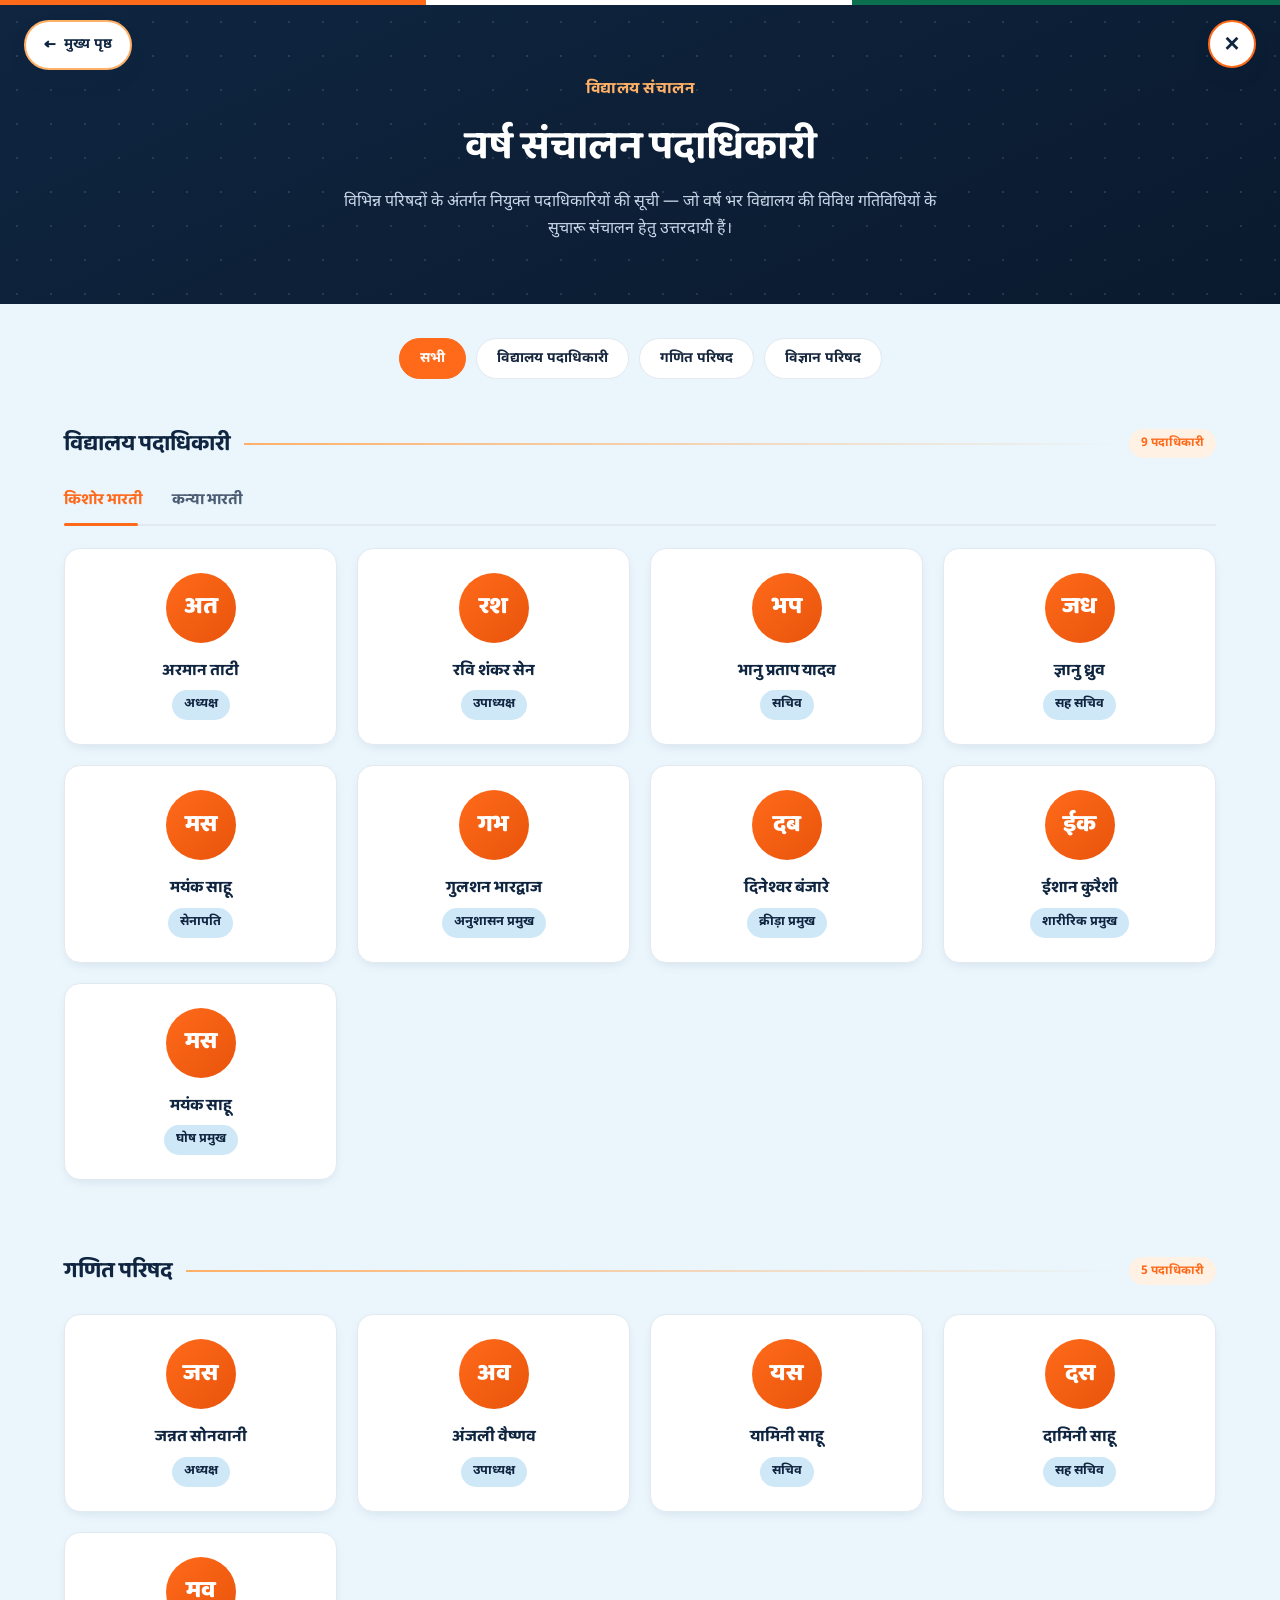
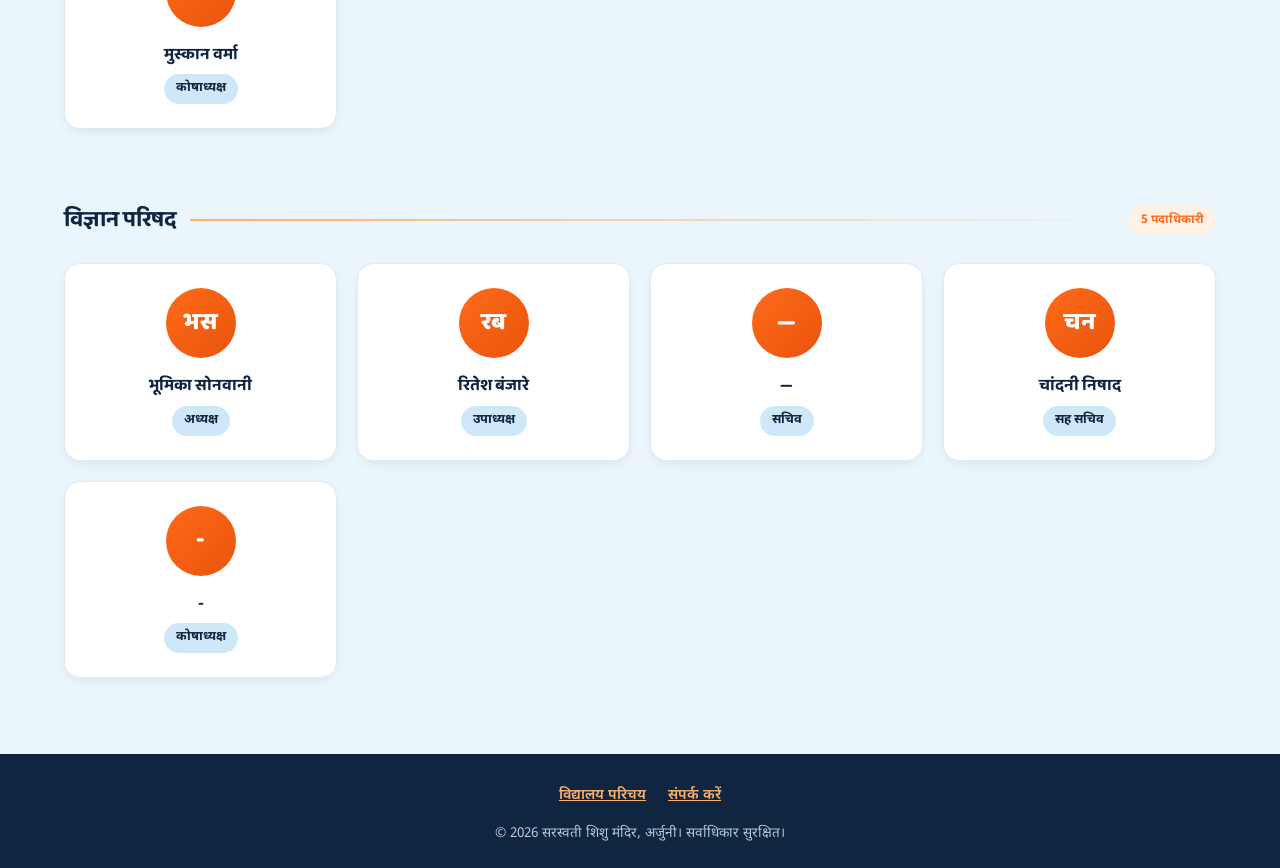
<file:  padadhikari.html>
<!DOCTYPE html>
<html lang="hi">
<head>
<meta charset="UTF-8">
<meta name="viewport" content="width=device-width, initial-scale=1.0">
<title>वार्षिक संचालन पदाधिकारी | सरस्वती शिशु मंदिर, अर्जुनी</title>
<meta name="description" content="सरस्वती शिशु मंदिर, अर्जुनी की विभिन्न परिषदों के वार्षिक संचालन पदाधिकारियों की सूची।">
<meta name="theme-color" content="#0F2540">

<link rel="preconnect" href="https://fonts.googleapis.com">
<link rel="preconnect" href="https://fonts.gstatic.com" crossorigin>
<link href="https://fonts.googleapis.com/css2?family=Baloo+2:wght@500;600;700;800&family=Noto+Sans+Devanagari:wght@400;500;600;700;800&display=swap" rel="stylesheet">
<link rel="stylesheet" href="https://cdnjs.cloudflare.com/ajax/libs/font-awesome/6.5.1/css/all.min.css">

<style>
/* =============================================================
   वार्षिक संचालन पदाधिकारी — यह पेज मुख्य वेबसाइट के समान रंग-योजना
   (साफरन / नेवी / स्काई) और टाइपोग्राफी का उपयोग करता है, ताकि
   दोनों पेज एक ही ब्रांड अनुभव दें। यह पूरी तरह स्वतंत्र सिंगल फ़ाइल है।
   ============================================================= */
:root{
  --saffron:#FF6A1A; --saffron-light:#FFB067; --saffron-soft:#FFF1E4;
  --navy:#0F2540; --navy-light:#1B3A5E; --sky:#EAF5FC; --sky-mid:#CFE8F7;
  --gold:#C89B3C; --green-accent:#0B6E4F; --white:#FFFFFF; --ink:#16263D; --ink-soft:#4C5C72;
  --border-soft:#E2E9F1; --bg:#fff; --bg-alt:var(--sky); --surface:#fff;
  --shadow:0 10px 30px -12px rgba(15,37,64,.18); --shadow-sm:0 4px 14px -6px rgba(15,37,64,.15);
  --font-display:'Baloo 2','Noto Sans Devanagari',sans-serif; --font-body:'Noto Sans Devanagari','Baloo 2',sans-serif;
  --radius-md:16px; --radius-lg:26px; --transition:.35s cubic-bezier(.4,0,.2,1);
}
*{box-sizing:border-box;margin:0;padding:0}
body{font-family:var(--font-body);background:var(--bg-alt);color:var(--ink);line-height:1.7}
h1,h2,h3,h4{font-family:var(--font-display);color:var(--navy)}
.container{max-width:1200px;margin:0 auto;padding:0 24px}
:focus-visible{outline:3px solid var(--saffron);outline-offset:3px}

.tricolor-strip{height:5px;width:100%;background:linear-gradient(90deg,var(--saffron) 0 33.3%,#fff 33.3% 66.6%,var(--green-accent) 66.6% 100%)}

/* ---- Page header / hero ---- */
.page-hero{
  position:relative; background:linear-gradient(155deg,var(--navy),#0a1a2e);
  padding:70px 0 60px; color:#fff; text-align:center; overflow:hidden;
}
.page-hero::before{
  content:''; position:absolute; inset:0; opacity:.12; background-size:34px 34px;
  background-image: radial-gradient(circle, #fff 1.5px, transparent 1.5px);
}
.page-hero .eyebrow{color:var(--saffron-light); font-weight:700; font-family:var(--font-display); letter-spacing:.5px}
.page-hero h1{font-size:clamp(1.6rem,3.6vw,2.5rem); color:#fff; margin:10px 0 8px; position:relative}
.page-hero p{color:#C8D6E8; max-width:600px; margin:0 auto; position:relative}

.close-btn{
  position:fixed; top:20px; right:24px; z-index:600;
  width:48px; height:48px; border-radius:50%; background:var(--white); color:var(--navy);
  display:flex; align-items:center; justify-content:center; font-size:1.6rem; line-height:1; text-decoration:none;
  box-shadow:var(--shadow); transition:var(--transition); border:2px solid var(--saffron); font-family:Arial,sans-serif; font-weight:700;
}
.close-btn:hover{background:var(--saffron); color:#fff; transform:rotate(90deg)}

.home-link{
  position:fixed; top:20px; left:24px; z-index:600;
  display:flex; align-items:center; gap:8px; padding:11px 18px; border-radius:30px;
  background:var(--white); color:var(--navy); font-weight:700; font-size:.88rem; text-decoration:none;
  box-shadow:var(--shadow); transition:var(--transition); border:2px solid var(--saffron-light);
}
.home-link:hover{background:var(--saffron); color:#fff; border-color:var(--saffron)}
.home-link span.arrow{font-size:1.05rem; line-height:1}

/* ---- Filters ---- */
.filter-bar{ padding:34px 0 10px; }
.filter-chips{display:flex;flex-wrap:wrap;gap:10px;justify-content:center}
.filter-chip{
  padding:10px 20px; border-radius:30px; font-weight:700; font-size:.88rem; font-family:var(--font-body);
  background:var(--surface); border:1px solid var(--border-soft); transition:var(--transition); cursor:pointer; color:var(--ink);
}
.filter-chip:hover{border-color:var(--saffron); color:var(--saffron)}
.filter-chip.active{background:var(--saffron); color:#fff; border-color:var(--saffron)}

/* ---- Sliding-underline gender tabs (केवल विद्यालय पदाधिकारी के अंदर उपयोग होता है) ---- */
.gender-tabs-wrap{
  display:flex; align-items:center; gap:30px; margin-bottom:22px;
  border-bottom:2px solid var(--border-soft); position:relative;
}
.gender-tab{
  font-family:var(--font-display); font-weight:700; font-size:.98rem; color:var(--ink-soft);
  cursor:pointer; transition:var(--transition); user-select:none; padding:0 0 12px; background:none; border:none;
}
.gender-tab:hover{color:var(--saffron)}
.gender-tab.active{color:var(--saffron)}
.gender-tabs-underline{
  position:absolute; bottom:-2px; left:0; height:3px; background:var(--saffron);
  border-radius:3px; transition:left .35s cubic-bezier(.4,0,.2,1), width .35s cubic-bezier(.4,0,.2,1);
}

/* ---- Council sections ---- */
.council-block{padding:36px 0}
.council-title{
  display:flex; align-items:center; gap:14px; margin-bottom:24px;
}
.council-title h2{font-size:1.4rem}
.council-title .line{flex:1; height:2px; background:linear-gradient(90deg,var(--saffron-light),transparent)}
.council-badge{
  font-size:.75rem; font-weight:700; background:var(--saffron-soft); color:var(--saffron);
  padding:4px 12px; border-radius:20px;
}

.officer-grid{display:grid; grid-template-columns:repeat(auto-fill,minmax(230px,1fr)); gap:20px}
.officer-card{
  background:var(--surface); border:1px solid var(--border-soft); border-radius:var(--radius-md);
  padding:24px 20px; text-align:center; box-shadow:var(--shadow-sm); transition:var(--transition);
}
.officer-card:hover{transform:translateY(-6px); box-shadow:var(--shadow); border-color:var(--saffron)}
.officer-avatar{
  width:70px; height:70px; border-radius:50%; margin:0 auto 14px; display:flex; align-items:center; justify-content:center;
  background:linear-gradient(135deg,var(--saffron),#E8540B); color:#fff; font-size:1.5rem; font-family:var(--font-display); font-weight:800;
  overflow:hidden;
}
.officer-avatar img{width:100%; height:100%; object-fit:cover; display:block}
.officer-card h3{font-size:1.02rem; margin-bottom:6px}
.officer-post{
  display:inline-block; font-size:.8rem; font-weight:700; color:var(--navy); background:var(--sky-mid);
  padding:4px 12px; border-radius:20px;
}

.empty-msg{text-align:center; color:var(--ink-soft); padding:40px 0}

footer{background:var(--navy); color:#B7C6DA; text-align:center; padding:30px 24px 22px; margin-top:40px; font-size:.85rem}
footer a{color:var(--saffron-light); font-weight:600}
.footer-links{display:flex; gap:22px; justify-content:center; margin-bottom:14px; flex-wrap:wrap}
.footer-links a{font-size:.9rem}
</style>
</head>
<body>

<a href="index.html" class="home-link" aria-label="मुख्य पृष्ठ पर जाएँ" title="मुख्य पृष्ठ पर जाएँ">
  <span class="arrow">&larr;</span> मुख्य पृष्ठ
</a>

<a href="index.html" class="close-btn" aria-label="मुख्य पृष्ठ पर वापस जाएँ" title="बंद करें">
  &times;
</a>

<div class="tricolor-strip"></div>

<header class="page-hero">
  <div class="container">
    <span class="eyebrow">विद्यालय संचालन</span>
    <h1>वर्ष संचालन पदाधिकारी</h1>
    <p>विभिन्न परिषदों के अंतर्गत नियुक्त पदाधिकारियों की सूची — जो वर्ष भर विद्यालय की विविध गतिविधियों के सुचारू संचालन हेतु उत्तरदायी हैं।</p>
  </div>
</header>

<section class="filter-bar container">
  <div class="filter-chips" id="filterChips"></div>
</section>

<main class="container" id="councilsWrap"></main>

<footer>
  <div class="footer-links">
    <a href="index.html#intro">विद्यालय परिचय</a>
    <a href="index.html#contact">संपर्क करें</a>
  </div>
  <p>&copy; <span id="yr"></span> सरस्वती शिशु मंदिर, अर्जुनी। सर्वाधिकार सुरक्षित।</p>
</footer>

<script>
/* =============================================================
   DATA — यहाँ से जोड़ें / बदलें
   -------------------------------------------------------------
   नई परिषद जोड़नी हो तो COUNCILS सूची में नया ऑब्जेक्ट जोड़ें।
   हर परिषद में members सूची में { name, post, gender } जोड़ते जाएँ —
   gender की वैल्यू "boy" (किशोर भारती) या "girl" (कन्या भारती) होनी
   चाहिए, ताकि ऊपर का टॉगल सही से फ़िल्टर कर सके। जितने चाहें उतने
   पद जोड़ सकते हैं, कोई सीमा नहीं है।
   ============================================================= */
const COUNCILS = [
  {
    id: "vidyalaya",
    name: "विद्यालय पदाधिकारी",
    members: [
      { name: "अरमान ताटी", post: "अध्यक्ष", gender: "boy" , photo: "https://github.com/gulshanbhardwaj1/Saraswati-Shishu-Mandir-Arjuni/blob/main/all-images/Kishor%20Bharati%20adhyaksh.jpg" },
      { name: "रवि शंकर सेन", post: "उपाध्यक्ष", gender: "boy", photo:""},
      { name: "भानु प्रताप यादव", post: "सचिव", gender: "boy" },
      { name: "ज्ञानु ध्रुव", post: "सह सचिव", gender: "boy" },
      { name: "मयंक साहू", post: "सेनापति", gender: "boy" },
      { name: "गुलशन भारद्वाज", post: "अनुशासन प्रमुख", gender: "boy" , photo:""},
      { name: "दिनेश्वर बंजारे", post: "क्रीड़ा प्रमुख", gender: "boy", photo: "https://github.com/gulshanbhardwaj1/Saraswati-Shishu-Mandir-Arjuni/blob/main/all-images/KridaPramukh.jpg"},
      { name: "ईशान कुरैशी", post: "शारीरिक प्रमुख", gender: "boy" },
      { name: "मयंक साहू", post: "घोष प्रमुख", gender: "boy" },

      { name: "सृष्टि ध्रुव", post: "अध्यक्ष", gender: "girl" , photo: "https://github.com/gulshanbhardwaj1/Saraswati-Shishu-Mandir-Arjuni/blob/main/all-images/%20KanyaBharatiadhyaksh.jpg" },
      { name: "शुभम", post: "उपाध्यक्ष", gender: "girl" },
      { name: "—", post: "सचिव", gender: "girl" },
      { name: "—", post: "सह सचिव", gender: "girl" },
      { name: "—", post: "सेनापति", gender: "girl" },
      { name: "कौशिल्या साहू", post: "अनुशासन प्रमुख", gender: "girl" },
      { name: "—", post: "क्रीड़ा प्रमुख", gender: "girl" },
      { name: "—", post: "शारीरिक प्रमुख", gender: "girl" },
      { name: "—", post: "घोष प्रमुख", gender: "girl" }
    ]
  },
  {
    id: "ganit",
    name: "गणित परिषद",
    members: [
      { name: "जन्नत सोनवानी", post: "अध्यक्ष" },
      { name: "अंजली वैष्णव", post: "उपाध्यक्ष" },
      { name: "यामिनी साहू", post: "सचिव" },
      { name: "दामिनी साहू", post: "सह सचिव" },
      { name: "मुस्कान वर्मा", post: "कोषाध्यक्ष" }
    ]
  },
  {
    id: "vigyan",
    name: "विज्ञान परिषद",
    members: [
      { name: "भूमिका सोनवानी", post: "अध्यक्ष" , photo: "https://github.com/gulshanbhardwaj1/Saraswati-Shishu-Mandir-Arjuni/blob/main/all-images/%20vigyan%20Parishad%20adhyaksh.jpg"},
      { name: "रितेश बंजारे", post: "उपाध्यक्ष" },
      { name: "—", post: "सचिव" },
      { name: "चांदनी निषाद", post: "सह सचिव" },
      { name: "-", post: "कोषाध्यक्ष" }
    ]
  },
];

/* ---- Render logic (इसमें बदलाव करने की आवश्यकता नहीं) ---- */
const wrap = document.getElementById("councilsWrap");
const chipsWrap = document.getElementById("filterChips");

function initials(name){
  return name.trim().split(/\s+/).slice(0,2).map(w => w[0]).join("");
}

function renderChips(){
  chipsWrap.innerHTML = "";
  const allChip = document.createElement("button");
  allChip.className = "filter-chip active";
  allChip.textContent = "सभी";
  allChip.dataset.filter = "सभी";
  allChip.addEventListener("click", () => setFilter("सभी", allChip));
  chipsWrap.appendChild(allChip);

  COUNCILS.forEach(c => {
    const chip = document.createElement("button");
    chip.className = "filter-chip";
    chip.textContent = c.name;
    chip.dataset.filter = c.id;
    chip.addEventListener("click", () => setFilter(c.id, chip));
    chipsWrap.appendChild(chip);
  });
}

let currentFilter = "सभी";
// यह गेंडर टैब सिर्फ "vidyalaya" परिषद के अंदर काम करता है, बाकी सभी परिषदें
// हमेशा अपने सभी सदस्य (भैया + बहन दोनों) सामान्य रूप से दिखाती हैं।
let vidyalayaGender = "boy";

function setFilter(id, btn){
  document.querySelectorAll(".filter-chip").forEach(c => c.classList.remove("active"));
  btn.classList.add("active");
  currentFilter = id;
  render(id);
}

function toDirectImageUrl(url){
  if (!url) return url;
  // GitHub पर फ़ाइल खोलने पर जो लिंक मिलता है (github.com/.../blob/...) वह असल में
  // एक HTML पेज होता है, सीधी इमेज फ़ाइल नहीं — इसलिए <img> में वह काम नहीं करता।
  // यह फ़ंक्शन उसे अपने-आप raw.githubusercontent.com वाले सीधे इमेज लिंक में बदल देता है,
  // ताकि GitHub से कॉपी किया हुआ सामान्य लिंक भी बिना किसी बदलाव के काम कर जाए।
  const m = url.match(/^https:\/\/github\.com\/([^/]+)\/([^/]+)\/blob\/(.+)$/);
  if (m) return `https://raw.githubusercontent.com/${m[1]}/${m[2]}/${m[3]}`;
  return url;
}

function avatarHTML(m){
  // अगर member ऑब्जेक्ट में "photo" (image URL) दिया गया है तो असली फ़ोटो दिखेगी,
  // वरना पहले जैसे नाम के इनिशियल्स (शॉर्ट-फॉर्म) दिखेंगे।
  return m.photo
    ? `<img src="${toDirectImageUrl(m.photo)}" alt="${m.name}" loading="lazy">`
    : initials(m.name);
}

function buildGenderTabs(container, activeGender, onChange){
  const tabsWrap = document.createElement("div");
  tabsWrap.className = "gender-tabs-wrap";
  tabsWrap.innerHTML = `
    <button class="gender-tab" data-gender="boy">किशोर भारती </button>
    <button class="gender-tab" data-gender="girl">कन्या भारती </button>
    <span class="gender-tabs-underline"></span>`;
  container.appendChild(tabsWrap);

  const tabs = tabsWrap.querySelectorAll(".gender-tab");
  const underline = tabsWrap.querySelector(".gender-tabs-underline");

  function moveUnderline(tabEl){
    underline.style.left = tabEl.offsetLeft + "px";
    underline.style.width = tabEl.offsetWidth + "px";
  }

  tabs.forEach(tab => {
    tab.classList.toggle("active", tab.dataset.gender === activeGender);
    tab.addEventListener("click", () => onChange(tab.dataset.gender));
  });

  // DOM में जुड़ने के बाद ही सही चौड़ाई/स्थिति मिलती है, इसलिए अगले फ्रेम में खिसकाएँ
  requestAnimationFrame(() => {
    const active = tabsWrap.querySelector(".gender-tab.active");
    if (active) moveUnderline(active);
  });
}

function renderGrid(grid, members){
  grid.innerHTML = "";
  members.forEach(m => {
    const card = document.createElement("div");
    card.className = "officer-card";
    card.innerHTML = `
      <div class="officer-avatar">${avatarHTML(m)}</div>
      <h3>${m.name}</h3>
      <span class="officer-post">${m.post}</span>`;
    // अगर फ़ोटो लिंक गलत हो या फ़ाइल लोड न हो पाए, तो टूटी हुई इमेज दिखने के बजाय
    // अपने-आप वापस इनिशियल्स-वाले सर्कल पर चला जाए
    const img = card.querySelector(".officer-avatar img");
    if (img){
      img.addEventListener("error", () => {
        img.closest(".officer-avatar").innerHTML = initials(m.name);
      }, { once: true });
    }
    grid.appendChild(card);
  });
}

function render(filter = "सभी"){
  wrap.innerHTML = "";
  const list = filter === "सभी" ? COUNCILS : COUNCILS.filter(c => c.id === filter);

  if (!list.length){
    wrap.innerHTML = '<p class="empty-msg">इस परिषद हेतु अभी कोई जानकारी उपलब्ध नहीं है।</p>';
    return;
  }

  let totalShown = 0;

  list.forEach(council => {
    const isVidyalaya = council.id === "vidyalaya";
    const members = isVidyalaya
      ? council.members.filter(m => m.gender === vidyalayaGender)
      : council.members;
    if (!members.length) return;
    totalShown += members.length;

    const block = document.createElement("section");
    block.className = "council-block";
    block.innerHTML = `
      <div class="council-title">
        <h2>${council.name}</h2>
        <span class="line"></span>
        <span class="council-badge">${members.length} पदाधिकारी</span>
      </div>`;

    if (isVidyalaya){
      buildGenderTabs(block, vidyalayaGender, (g) => {
        vidyalayaGender = g;
        render(currentFilter);
      });
    }

    const grid = document.createElement("div");
    grid.className = "officer-grid";
    block.appendChild(grid);
    renderGrid(grid, members);

    wrap.appendChild(block);
  });

  if (!totalShown){
    wrap.innerHTML = '<p class="empty-msg">इस श्रेणी हेतु अभी कोई जानकारी उपलब्ध नहीं है।</p>';
  }
}

document.getElementById("yr").textContent = new Date().getFullYear();
renderChips();
render();
</script>
</body>
</html>
</file>
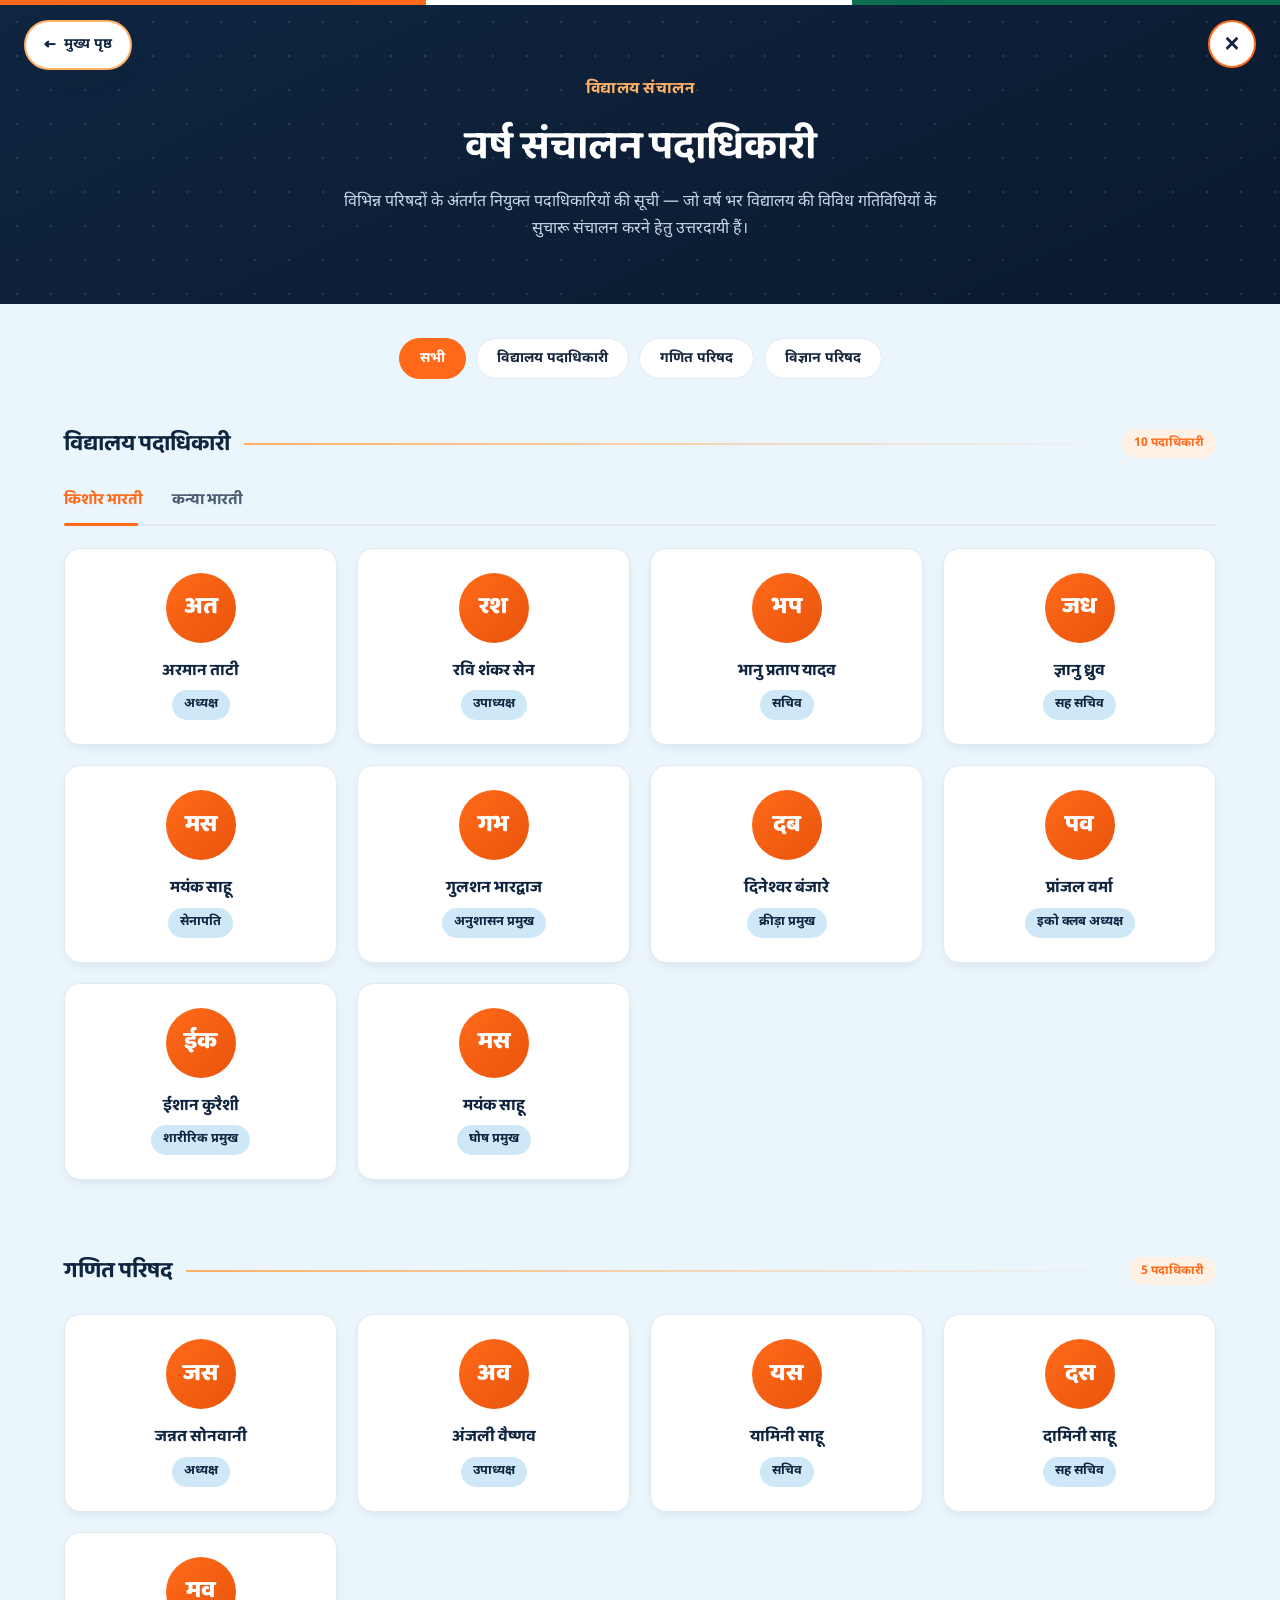
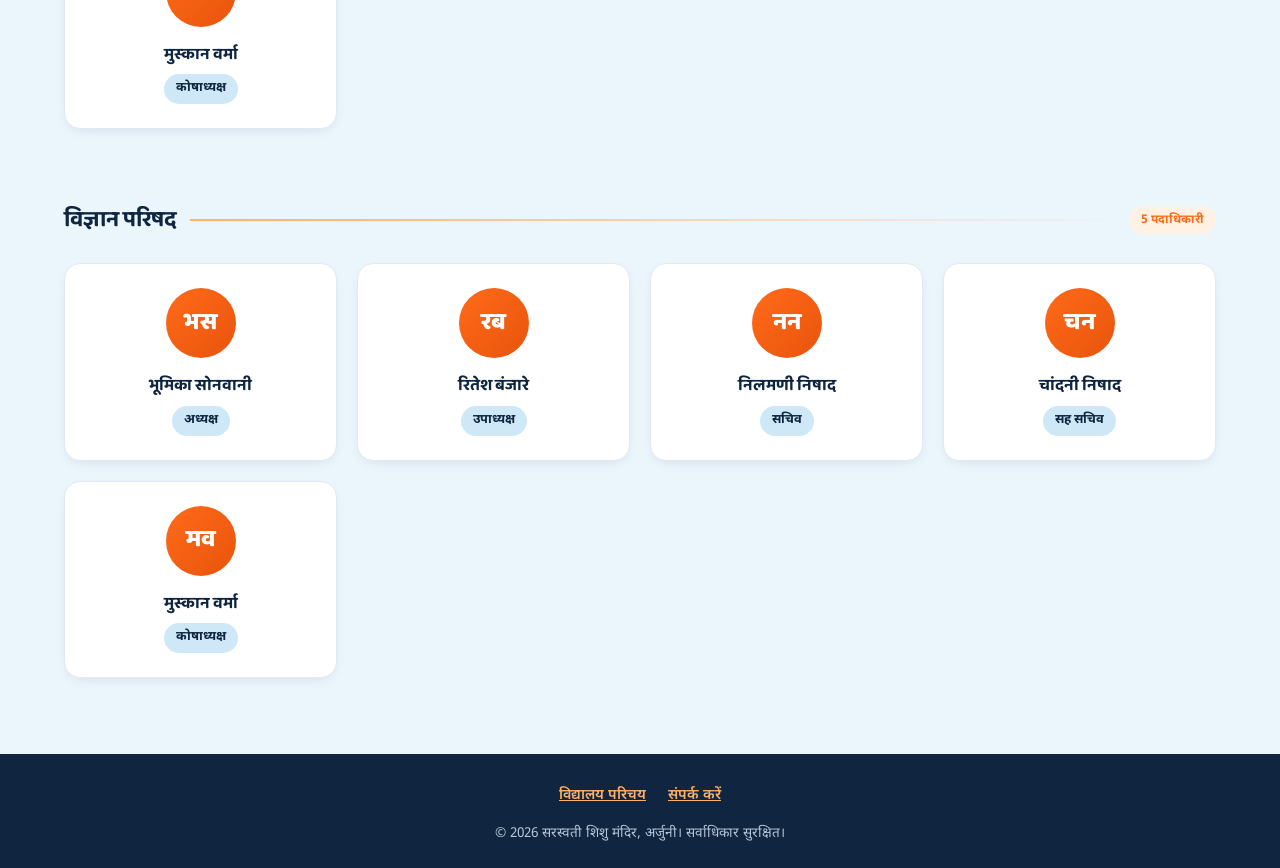
<file: padadhikari.html>
<!DOCTYPE html>
<html lang="hi">
<head>
<meta charset="UTF-8">
<meta name="viewport" content="width=device-width, initial-scale=1.0">
<title>वार्षिक संचालन पदाधिकारी | सरस्वती शिशु मंदिर, अर्जुनी</title>
<meta name="description" content="सरस्वती शिशु मंदिर, अर्जुनी की विभिन्न परिषदों के वार्षिक संचालन पदाधिकारियों की सूची।">
<meta name="theme-color" content="#0F2540">

<link rel="preconnect" href="https://fonts.googleapis.com">
<link rel="preconnect" href="https://fonts.gstatic.com" crossorigin>
<link href="https://fonts.googleapis.com/css2?family=Baloo+2:wght@500;600;700;800&family=Noto+Sans+Devanagari:wght@400;500;600;700;800&display=swap" rel="stylesheet">
<link rel="stylesheet" href="https://cdnjs.cloudflare.com/ajax/libs/font-awesome/6.5.1/css/all.min.css">

<style>
/* =============================================================
   वार्षिक संचालन पदाधिकारी — यह पेज मुख्य वेबसाइट के समान रंग-योजना
   (साफरन / नेवी / स्काई) और टाइपोग्राफी का उपयोग करता है, ताकि
   दोनों पेज एक ही ब्रांड अनुभव दें। यह पूरी तरह स्वतंत्र सिंगल फ़ाइल है।
   ============================================================= */
:root{
  --saffron:#FF6A1A; --saffron-light:#FFB067; --saffron-soft:#FFF1E4;
  --navy:#0F2540; --navy-light:#1B3A5E; --sky:#EAF5FC; --sky-mid:#CFE8F7;
  --gold:#C89B3C; --green-accent:#0B6E4F; --white:#FFFFFF; --ink:#16263D; --ink-soft:#4C5C72;
  --border-soft:#E2E9F1; --bg:#fff; --bg-alt:var(--sky); --surface:#fff;
  --shadow:0 10px 30px -12px rgba(15,37,64,.18); --shadow-sm:0 4px 14px -6px rgba(15,37,64,.15);
  --font-display:'Baloo 2','Noto Sans Devanagari',sans-serif; --font-body:'Noto Sans Devanagari','Baloo 2',sans-serif;
  --radius-md:16px; --radius-lg:26px; --transition:.35s cubic-bezier(.4,0,.2,1);
}
*{box-sizing:border-box;margin:0;padding:0}
body{font-family:var(--font-body);background:var(--bg-alt);color:var(--ink);line-height:1.7}
h1,h2,h3,h4{font-family:var(--font-display);color:var(--navy)}
.container{max-width:1200px;margin:0 auto;padding:0 24px}
:focus-visible{outline:3px solid var(--saffron);outline-offset:3px}

.tricolor-strip{height:5px;width:100%;background:linear-gradient(90deg,var(--saffron) 0 33.3%,#fff 33.3% 66.6%,var(--green-accent) 66.6% 100%)}

/* ---- Page header / hero ---- */
.page-hero{
  position:relative; background:linear-gradient(155deg,var(--navy),#0a1a2e);
  padding:70px 0 60px; color:#fff; text-align:center; overflow:hidden;
}
.page-hero::before{
  content:''; position:absolute; inset:0; opacity:.12; background-size:34px 34px;
  background-image: radial-gradient(circle, #fff 1.5px, transparent 1.5px);
}
.page-hero .eyebrow{color:var(--saffron-light); font-weight:700; font-family:var(--font-display); letter-spacing:.5px}
.page-hero h1{font-size:clamp(1.6rem,3.6vw,2.5rem); color:#fff; margin:10px 0 8px; position:relative}
.page-hero p{color:#C8D6E8; max-width:600px; margin:0 auto; position:relative}

.close-btn{
  position:fixed; top:20px; right:24px; z-index:600;
  width:48px; height:48px; border-radius:50%; background:var(--white); color:var(--navy);
  display:flex; align-items:center; justify-content:center; font-size:1.6rem; line-height:1; text-decoration:none;
  box-shadow:var(--shadow); transition:var(--transition); border:2px solid var(--saffron); font-family:Arial,sans-serif; font-weight:700;
}
.close-btn:hover{background:var(--saffron); color:#fff; transform:rotate(90deg)}

.home-link{
  position:fixed; top:20px; left:24px; z-index:600;
  display:flex; align-items:center; gap:8px; padding:11px 18px; border-radius:30px;
  background:var(--white); color:var(--navy); font-weight:700; font-size:.88rem; text-decoration:none;
  box-shadow:var(--shadow); transition:var(--transition); border:2px solid var(--saffron-light);
}
.home-link:hover{background:var(--saffron); color:#fff; border-color:var(--saffron)}
.home-link span.arrow{font-size:1.05rem; line-height:1}

/* ---- Filters ---- */
.filter-bar{ padding:34px 0 10px; }
.filter-chips{display:flex;flex-wrap:wrap;gap:10px;justify-content:center}
.filter-chip{
  padding:10px 20px; border-radius:30px; font-weight:700; font-size:.88rem; font-family:var(--font-body);
  background:var(--surface); border:1px solid var(--border-soft); transition:var(--transition); cursor:pointer; color:var(--ink);
}
.filter-chip:hover{border-color:var(--saffron); color:var(--saffron)}
.filter-chip.active{background:var(--saffron); color:#fff; border-color:var(--saffron)}

/* ---- Sliding-underline gender tabs (केवल विद्यालय पदाधिकारी के अंदर उपयोग होता है) ---- */
.gender-tabs-wrap{
  display:flex; align-items:center; gap:30px; margin-bottom:22px;
  border-bottom:2px solid var(--border-soft); position:relative;
}
.gender-tab{
  font-family:var(--font-display); font-weight:700; font-size:.98rem; color:var(--ink-soft);
  cursor:pointer; transition:var(--transition); user-select:none; padding:0 0 12px; background:none; border:none;
}
.gender-tab:hover{color:var(--saffron)}
.gender-tab.active{color:var(--saffron)}
.gender-tabs-underline{
  position:absolute; bottom:-2px; left:0; height:3px; background:var(--saffron);
  border-radius:3px; transition:left .35s cubic-bezier(.4,0,.2,1), width .35s cubic-bezier(.4,0,.2,1);
}

/* ---- Council sections ---- */
.council-block{padding:36px 0}
.council-title{
  display:flex; align-items:center; gap:14px; margin-bottom:24px;
}
.council-title h2{font-size:1.4rem}
.council-title .line{flex:1; height:2px; background:linear-gradient(90deg,var(--saffron-light),transparent)}
.council-badge{
  font-size:.75rem; font-weight:700; background:var(--saffron-soft); color:var(--saffron);
  padding:4px 12px; border-radius:20px;
}

.officer-grid{display:grid; grid-template-columns:repeat(auto-fill,minmax(230px,1fr)); gap:20px}
.officer-card{
  background:var(--surface); border:1px solid var(--border-soft); border-radius:var(--radius-md);
  padding:24px 20px; text-align:center; box-shadow:var(--shadow-sm); transition:var(--transition);
}
.officer-card:hover{transform:translateY(-6px); box-shadow:var(--shadow); border-color:var(--saffron)}
.officer-avatar{
  width:70px; height:70px; border-radius:50%; margin:0 auto 14px; display:flex; align-items:center; justify-content:center;
  background:linear-gradient(135deg,var(--saffron),#E8540B); color:#fff; font-size:1.5rem; font-family:var(--font-display); font-weight:800;
  overflow:hidden;
}
.officer-avatar img{width:100%; height:100%; object-fit:cover; display:block}
.officer-card h3{font-size:1.02rem; margin-bottom:6px}
.officer-post{
  display:inline-block; font-size:.8rem; font-weight:700; color:var(--navy); background:var(--sky-mid);
  padding:4px 12px; border-radius:20px;
}

.empty-msg{text-align:center; color:var(--ink-soft); padding:40px 0}

footer{background:var(--navy); color:#B7C6DA; text-align:center; padding:30px 24px 22px; margin-top:40px; font-size:.85rem}
footer a{color:var(--saffron-light); font-weight:600}
.footer-links{display:flex; gap:22px; justify-content:center; margin-bottom:14px; flex-wrap:wrap}
.footer-links a{font-size:.9rem}
</style>
</head>
<body>

<a href="index.html" class="home-link" aria-label="मुख्य पृष्ठ पर जाएँ" title="मुख्य पृष्ठ पर जाएँ">
  <span class="arrow">&larr;</span> मुख्य पृष्ठ
</a>

<a href="index.html" class="close-btn" aria-label="मुख्य पृष्ठ पर वापस जाएँ" title="बंद करें">
  &times;
</a>

<div class="tricolor-strip"></div>

<header class="page-hero">
  <div class="container">
    <span class="eyebrow">विद्यालय संचालन</span>
    <h1>वर्ष संचालन पदाधिकारी</h1>
    <p>विभिन्न परिषदों के अंतर्गत नियुक्त पदाधिकारियों की सूची — जो वर्ष भर विद्यालय की विविध गतिविधियों के सुचारू संचालन करने हेतु उत्तरदायी हैं।</p>
  </div>
</header>

<section class="filter-bar container">
  <div class="filter-chips" id="filterChips"></div>
</section>

<main class="container" id="councilsWrap"></main>

<footer>
  <div class="footer-links">
    <a href="index.html#intro">विद्यालय परिचय</a>
    <a href="index.html#contact">संपर्क करें</a>
  </div>
  <p>&copy; <span id="yr"></span> सरस्वती शिशु मंदिर, अर्जुनी। सर्वाधिकार सुरक्षित।</p>
</footer>

<script>
/* =============================================================
   DATA — यहाँ से जोड़ें / बदलें
   -------------------------------------------------------------
   नई परिषद जोड़नी हो तो COUNCILS सूची में नया ऑब्जेक्ट जोड़ें।
   हर परिषद में members सूची में { name, post, gender } जोड़ते जाएँ —
   gender की वैल्यू "boy" (किशोर भारती) या "girl" (कन्या भारती) होनी
   चाहिए, ताकि ऊपर का टॉगल सही से फ़िल्टर कर सके। जितने चाहें उतने
   पद जोड़ सकते हैं, कोई सीमा नहीं है।
   ============================================================= */
const COUNCILS = [
  {
    id: "vidyalaya",
    name: "विद्यालय पदाधिकारी",
    members: [
      { name: "अरमान ताटी", post: "अध्यक्ष", gender: "boy" , photo: "https://github.com/gulshanbhardwaj1/Saraswati-Shishu-Mandir-Arjuni/blob/main/all-images/Kishor%20Bharati%20adhyaksh.jpg" },
      { name: "रवि शंकर सेन", post: "उपाध्यक्ष", gender: "boy" , photo:"https://github.com/gulshanbhardwaj1/Saraswati-Shishu-Mandir-Arjuni/blob/main/all-images/Kishorbharatiupadhyaksh.jpg"},
      { name: "भानु प्रताप यादव", post: "सचिव", gender: "boy", photo: ""},
      { name: "ज्ञानु ध्रुव", post: "सह सचिव", gender: "boy", photo: ""},
      { name: "मयंक साहू", post: "सेनापति", gender: "boy", photo: "https://github.com/gulshanbhardwaj1/Saraswati-Shishu-Mandir-Arjuni/blob/main/all-images/Kishorbharatisenapati.jpg"},
      { name: "गुलशन भारद्वाज", post: "अनुशासन प्रमुख", gender: "boy" , photo:"https://github.com/gulshanbhardwaj1/Saraswati-Shishu-Mandir-Arjuni/blob/main/all-images/KishorBhartiyaanushasanpramukh.png"},
      { name: "दिनेश्वर बंजारे", post: "क्रीड़ा प्रमुख", gender: "boy", photo: "https://github.com/gulshanbhardwaj1/Saraswati-Shishu-Mandir-Arjuni/blob/main/all-images/KridaPramukh.jpg"},
      { name: "प्रांजल वर्मा", post: "इको क्लब अध्यक्ष", gender: "boy", photo: "https://github.com/gulshanbhardwaj1/Saraswati-Shishu-Mandir-Arjuni/blob/main/all-images/Ecoclubadhyaksh.jpg"},
      { name: "ईशान कुरैशी", post: "शारीरिक प्रमुख", gender: "boy", photo:""},
      { name: "मयंक साहू", post: "घोष प्रमुख" , gender: "boy" , photo:""},

      { name: "सृष्टि ध्रुव", post: "अध्यक्ष", gender: "girl" , photo: "https://github.com/gulshanbhardwaj1/Saraswati-Shishu-Mandir-Arjuni/blob/main/all-images/%20KanyaBharatiadhyaksh.jpg" },
      { name: "शुभम", post: "उपाध्यक्ष", gender: "girl", photo: ""},
      { name: "लाडली बंजारे", post: "सचिव", gender: "girl", photo: "" },
      { name: "झरना वर्मा", post: "सह सचिव", gender: "girl", photo: "" },
      { name: "आस्था वर्मा", post: "सेनापति", gender: "girl" , photo: ""},
      { name: "कौशिल्या साहू", post: "अनुशासन प्रमुख", gender: "girl" , photo: ""},
      { name: "—", post: "क्रीड़ा प्रमुख", gender: "girl" , photo: ""}
    ]
  },
  {
    id: "ganit",
    name: "गणित परिषद",
    members: [
      { name: "जन्नत सोनवानी", post: "अध्यक्ष" , photo: ""},
      { name: "अंजली वैष्णव", post: "उपाध्यक्ष", photo: "" },
      { name: "यामिनी साहू", post: "सचिव" , photo: ""},
      { name: "दामिनी साहू", post: "सह सचिव", photo: "" },
      { name: "मुस्कान वर्मा", post: "कोषाध्यक्ष", photo: "" }
    ]
  },
  {
    id: "vigyan",
    name: "विज्ञान परिषद",
    members: [
      { name: "भूमिका सोनवानी", post: "अध्यक्ष" , photo: "https://github.com/gulshanbhardwaj1/Saraswati-Shishu-Mandir-Arjuni/blob/main/all-images/%20vigyan%20Parishad%20adhyaksh.jpg"},
      { name: "रितेश बंजारे", post: "उपाध्यक्ष", photo: "" },
      { name: "निलमणी निषाद", post: "सचिव" , photo: ""},
      { name: "चांदनी निषाद", post: "सह सचिव", photo: "" },
      { name: "मुस्कान वर्मा", post: "कोषाध्यक्ष" , photo: ""}
    ]
  },
];

/* ---- Render logic (इसमें बदलाव करने की आवश्यकता नहीं) ---- */
const wrap = document.getElementById("councilsWrap");
const chipsWrap = document.getElementById("filterChips");

function initials(name){
  return name.trim().split(/\s+/).slice(0,2).map(w => w[0]).join("");
}

function renderChips(){
  chipsWrap.innerHTML = "";
  const allChip = document.createElement("button");
  allChip.className = "filter-chip active";
  allChip.textContent = "सभी";
  allChip.dataset.filter = "सभी";
  allChip.addEventListener("click", () => setFilter("सभी", allChip));
  chipsWrap.appendChild(allChip);

  COUNCILS.forEach(c => {
    const chip = document.createElement("button");
    chip.className = "filter-chip";
    chip.textContent = c.name;
    chip.dataset.filter = c.id;
    chip.addEventListener("click", () => setFilter(c.id, chip));
    chipsWrap.appendChild(chip);
  });
}

let currentFilter = "सभी";
// यह गेंडर टैब सिर्फ "vidyalaya" परिषद के अंदर काम करता है, बाकी सभी परिषदें
// हमेशा अपने सभी सदस्य (भैया + बहन दोनों) सामान्य रूप से दिखाती हैं।
let vidyalayaGender = "boy";

function setFilter(id, btn){
  document.querySelectorAll(".filter-chip").forEach(c => c.classList.remove("active"));
  btn.classList.add("active");
  currentFilter = id;
  render(id);
}

function toDirectImageUrl(url){
  if (!url) return url;
  // GitHub पर फ़ाइल खोलने पर जो लिंक मिलता है (github.com/.../blob/...) वह असल में
  // एक HTML पेज होता है, सीधी इमेज फ़ाइल नहीं — इसलिए <img> में वह काम नहीं करता।
  // यह फ़ंक्शन उसे अपने-आप raw.githubusercontent.com वाले सीधे इमेज लिंक में बदल देता है,
  // ताकि GitHub से कॉपी किया हुआ सामान्य लिंक भी बिना किसी बदलाव के काम कर जाए।
  const m = url.match(/^https:\/\/github\.com\/([^/]+)\/([^/]+)\/blob\/(.+)$/);
  if (m) return `https://raw.githubusercontent.com/${m[1]}/${m[2]}/${m[3]}`;
  return url;
}

function avatarHTML(m){
  // अगर member ऑब्जेक्ट में "photo" (image URL) दिया गया है तो असली फ़ोटो दिखेगी,
  // वरना पहले जैसे नाम के इनिशियल्स (शॉर्ट-फॉर्म) दिखेंगे।
  return m.photo
    ? `<img src="${toDirectImageUrl(m.photo)}" alt="${m.name}" loading="lazy">`
    : initials(m.name);
}

function buildGenderTabs(container, activeGender, onChange){
  const tabsWrap = document.createElement("div");
  tabsWrap.className = "gender-tabs-wrap";
  tabsWrap.innerHTML = `
    <button class="gender-tab" data-gender="boy">किशोर भारती </button>
    <button class="gender-tab" data-gender="girl">कन्या भारती </button>
    <span class="gender-tabs-underline"></span>`;
  container.appendChild(tabsWrap);

  const tabs = tabsWrap.querySelectorAll(".gender-tab");
  const underline = tabsWrap.querySelector(".gender-tabs-underline");

  function moveUnderline(tabEl){
    underline.style.left = tabEl.offsetLeft + "px";
    underline.style.width = tabEl.offsetWidth + "px";
  }

  tabs.forEach(tab => {
    tab.classList.toggle("active", tab.dataset.gender === activeGender);
    tab.addEventListener("click", () => onChange(tab.dataset.gender));
  });

  // DOM में जुड़ने के बाद ही सही चौड़ाई/स्थिति मिलती है, इसलिए अगले फ्रेम में खिसकाएँ
  requestAnimationFrame(() => {
    const active = tabsWrap.querySelector(".gender-tab.active");
    if (active) moveUnderline(active);
  });
}

function renderGrid(grid, members){
  grid.innerHTML = "";
  members.forEach(m => {
    const card = document.createElement("div");
    card.className = "officer-card";
    card.innerHTML = `
      <div class="officer-avatar">${avatarHTML(m)}</div>
      <h3>${m.name}</h3>
      <span class="officer-post">${m.post}</span>`;
    // अगर फ़ोटो लिंक गलत हो या फ़ाइल लोड न हो पाए, तो टूटी हुई इमेज दिखने के बजाय
    // अपने-आप वापस इनिशियल्स-वाले सर्कल पर चला जाए
    const img = card.querySelector(".officer-avatar img");
    if (img){
      img.addEventListener("error", () => {
        img.closest(".officer-avatar").innerHTML = initials(m.name);
      }, { once: true });
    }
    grid.appendChild(card);
  });
}

function render(filter = "सभी"){
  wrap.innerHTML = "";
  const list = filter === "सभी" ? COUNCILS : COUNCILS.filter(c => c.id === filter);

  if (!list.length){
    wrap.innerHTML = '<p class="empty-msg">इस परिषद हेतु अभी कोई जानकारी उपलब्ध नहीं है।</p>';
    return;
  }

  let totalShown = 0;

  list.forEach(council => {
    const isVidyalaya = council.id === "vidyalaya";
    const members = isVidyalaya
      ? council.members.filter(m => m.gender === vidyalayaGender)
      : council.members;
    if (!members.length) return;
    totalShown += members.length;

    const block = document.createElement("section");
    block.className = "council-block";
    block.innerHTML = `
      <div class="council-title">
        <h2>${council.name}</h2>
        <span class="line"></span>
        <span class="council-badge">${members.length} पदाधिकारी</span>
      </div>`;

    if (isVidyalaya){
      buildGenderTabs(block, vidyalayaGender, (g) => {
        vidyalayaGender = g;
        render(currentFilter);
      });
    }

    const grid = document.createElement("div");
    grid.className = "officer-grid";
    block.appendChild(grid);
    renderGrid(grid, members);

    wrap.appendChild(block);
  });

  if (!totalShown){
    wrap.innerHTML = '<p class="empty-msg">इस श्रेणी हेतु अभी कोई जानकारी उपलब्ध नहीं है।</p>';
  }
}

document.getElementById("yr").textContent = new Date().getFullYear();
renderChips();
render();
</script>
</body>
</html>
</file>
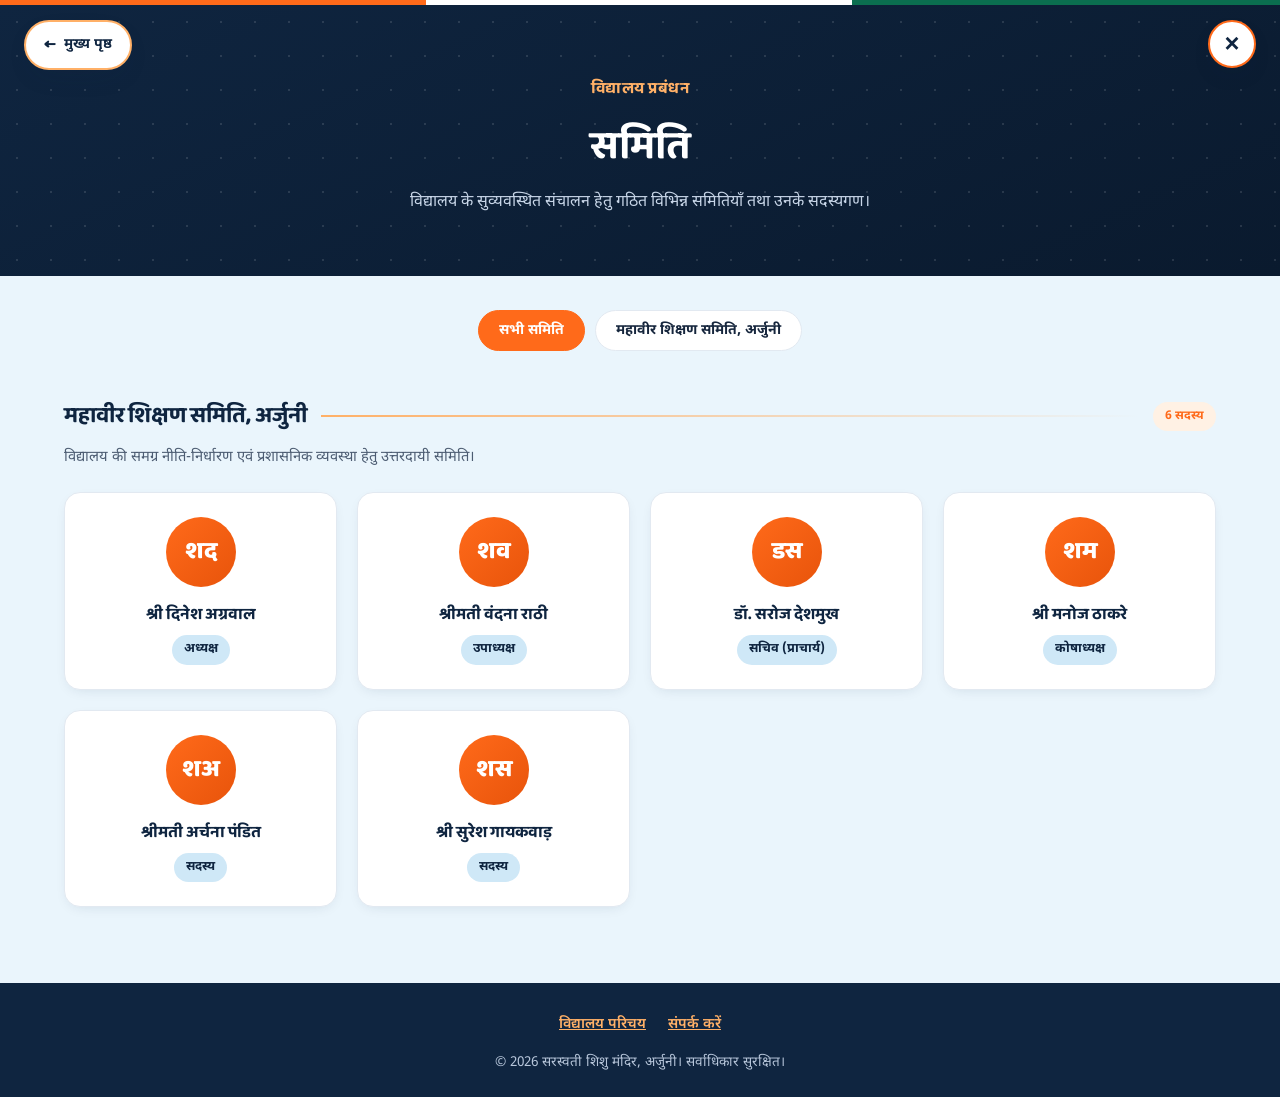
<file: samiti.html>
<!DOCTYPE html>
<html lang="hi">
<head>
<meta charset="UTF-8">
<meta name="viewport" content="width=device-width, initial-scale=1.0">
<title>समिति | सरस्वती शिशु मंदिर, अर्जुनी</title>
<meta name="description" content="सरस्वती शिशु मंदिर, अर्जुनी की विभिन्न समितियों तथा उनके सदस्यों की सूची।">
<meta name="theme-color" content="#0F2540">

<link rel="preconnect" href="https://fonts.googleapis.com">
<link rel="preconnect" href="https://fonts.gstatic.com" crossorigin>
<link href="https://fonts.googleapis.com/css2?family=Baloo+2:wght@500;600;700;800&family=Noto+Sans+Devanagari:wght@400;500;600;700;800&display=swap" rel="stylesheet">
<link rel="stylesheet" href="https://cdnjs.cloudflare.com/ajax/libs/font-awesome/6.5.1/css/all.min.css">

<style>
/* इसी थीम टोकन का उपयोग किया गया है जो मुख्य वेबसाइट व पदाधिकारी पेज में है,
   ताकि सभी पेज एक जैसे दिखें। यह पूरी तरह स्वतंत्र सिंगल फ़ाइल है। */
:root{
  --saffron:#FF6A1A; --saffron-light:#FFB067; --saffron-soft:#FFF1E4;
  --navy:#0F2540; --navy-light:#1B3A5E; --sky:#EAF5FC; --sky-mid:#CFE8F7;
  --gold:#C89B3C; --green-accent:#0B6E4F; --white:#FFFFFF; --ink:#16263D; --ink-soft:#4C5C72;
  --border-soft:#E2E9F1; --bg:#fff; --bg-alt:var(--sky); --surface:#fff;
  --shadow:0 10px 30px -12px rgba(15,37,64,.18); --shadow-sm:0 4px 14px -6px rgba(15,37,64,.15);
  --font-display:'Baloo 2','Noto Sans Devanagari',sans-serif; --font-body:'Noto Sans Devanagari','Baloo 2',sans-serif;
  --radius-md:16px; --transition:.35s cubic-bezier(.4,0,.2,1);
}
*{box-sizing:border-box;margin:0;padding:0}
body{font-family:var(--font-body);background:var(--bg-alt);color:var(--ink);line-height:1.7}
h1,h2,h3{font-family:var(--font-display);color:var(--navy)}
.container{max-width:1200px;margin:0 auto;padding:0 24px}
:focus-visible{outline:3px solid var(--saffron);outline-offset:3px}

.tricolor-strip{height:5px;width:100%;background:linear-gradient(90deg,var(--saffron) 0 33.3%,#fff 33.3% 66.6%,var(--green-accent) 66.6% 100%)}

.page-hero{
  position:relative; background:linear-gradient(155deg,var(--navy),#0a1a2e);
  padding:70px 0 60px; color:#fff; text-align:center; overflow:hidden;
}
.page-hero::before{
  content:''; position:absolute; inset:0; opacity:.12; background-size:34px 34px;
  background-image: radial-gradient(circle, #fff 1.5px, transparent 1.5px);
}
.page-hero .eyebrow{color:var(--saffron-light); font-weight:700; font-family:var(--font-display); letter-spacing:.5px}
.page-hero h1{font-size:clamp(1.6rem,3.6vw,2.5rem); color:#fff; margin:10px 0 8px; position:relative}
.page-hero p{color:#C8D6E8; max-width:600px; margin:0 auto; position:relative}

.close-btn{
  position:fixed; top:20px; right:24px; z-index:600;
  width:48px; height:48px; border-radius:50%; background:var(--white); color:var(--navy);
  display:flex; align-items:center; justify-content:center; font-size:1.6rem; line-height:1; text-decoration:none;
  box-shadow:var(--shadow); transition:var(--transition); border:2px solid var(--saffron); font-family:Arial,sans-serif; font-weight:700;
}
.close-btn:hover{background:var(--saffron); color:#fff; transform:rotate(90deg)}

.home-link{
  position:fixed; top:20px; left:24px; z-index:600;
  display:flex; align-items:center; gap:8px; padding:11px 18px; border-radius:30px;
  background:var(--white); color:var(--navy); font-weight:700; font-size:.88rem; text-decoration:none;
  box-shadow:var(--shadow); transition:var(--transition); border:2px solid var(--saffron-light);
}
.home-link:hover{background:var(--saffron); color:#fff; border-color:var(--saffron)}
.home-link span.arrow{font-size:1.05rem; line-height:1}

.filter-bar{ padding:34px 0 10px; }
.filter-chips{display:flex;flex-wrap:wrap;gap:10px;justify-content:center}
.filter-chip{
  padding:10px 20px; border-radius:30px; font-weight:700; font-size:.88rem; font-family:var(--font-body);
  background:var(--surface); border:1px solid var(--border-soft); transition:var(--transition); cursor:pointer; color:var(--ink);
}
.filter-chip:hover{border-color:var(--saffron); color:var(--saffron)}
.filter-chip.active{background:var(--saffron); color:#fff; border-color:var(--saffron)}

.committee-block{padding:36px 0}
.committee-title{display:flex; align-items:center; gap:14px; margin-bottom:10px}
.committee-title h2{font-size:1.4rem}
.committee-title .line{flex:1; height:2px; background:linear-gradient(90deg,var(--saffron-light),transparent)}
.committee-badge{font-size:.75rem; font-weight:700; background:var(--saffron-soft); color:var(--saffron); padding:4px 12px; border-radius:20px}
.committee-desc{color:var(--ink-soft); font-size:.92rem; margin-bottom:22px; max-width:760px}

.officer-grid{display:grid; grid-template-columns:repeat(auto-fill,minmax(230px,1fr)); gap:20px}
.officer-card{
  background:var(--surface); border:1px solid var(--border-soft); border-radius:var(--radius-md);
  padding:24px 20px; text-align:center; box-shadow:var(--shadow-sm); transition:var(--transition);
}
.officer-card:hover{transform:translateY(-6px); box-shadow:var(--shadow); border-color:var(--saffron)}
.officer-avatar{
  width:70px; height:70px; border-radius:50%; margin:0 auto 14px; display:flex; align-items:center; justify-content:center;
  background:linear-gradient(135deg,var(--saffron),#E8540B); color:#fff; font-size:1.5rem; font-family:var(--font-display); font-weight:800;
}
.officer-card h3{font-size:1.02rem; margin-bottom:6px}
.officer-post{display:inline-block; font-size:.8rem; font-weight:700; color:var(--navy); background:var(--sky-mid); padding:4px 12px; border-radius:20px}

.empty-msg{text-align:center; color:var(--ink-soft); padding:40px 0}

footer{background:var(--navy); color:#B7C6DA; text-align:center; padding:30px 24px 22px; margin-top:40px; font-size:.85rem}
footer a{color:var(--saffron-light); font-weight:600}
.footer-links{display:flex; gap:22px; justify-content:center; margin-bottom:14px; flex-wrap:wrap}
.footer-links a{font-size:.9rem}
</style>
</head>
<body>

<a href="index.html" class="home-link" aria-label="मुख्य पृष्ठ पर जाएँ" title="मुख्य पृष्ठ पर जाएँ">
  <span class="arrow">&larr;</span> मुख्य पृष्ठ
</a>

<a href="index.html" class="close-btn" aria-label="मुख्य पृष्ठ पर वापस जाएँ" title="बंद करें">
  &times;
</a>

<div class="tricolor-strip"></div>

<header class="page-hero">
  <div class="container">
    <span class="eyebrow">विद्यालय प्रबंधन</span>
    <h1>समिति</h1>
    <p>विद्यालय के सुव्यवस्थित संचालन हेतु गठित विभिन्न समितियाँ तथा उनके सदस्यगण।</p>
  </div>
</header>

<section class="filter-bar container">
  <div class="filter-chips" id="filterChips"></div>
</section>

<main class="container" id="committeesWrap"></main>

<footer>
  <div class="footer-links">
    <a href="index.html#intro">विद्यालय परिचय</a>
    <a href="index.html#contact">संपर्क करें</a>
  </div>
  <p>&copy; <span id="yr"></span> सरस्वती शिशु मंदिर, अर्जुनी। सर्वाधिकार सुरक्षित।</p>
</footer>

<script>
/* =============================================================
   DATA — यहाँ से जोड़ें / बदलें
   -------------------------------------------------------------
   नई समिति जोड़नी हो तो COMMITTEES सूची में नया ऑब्जेक्ट जोड़ें।
   description वैकल्पिक है। members सूची में { name, post } जोड़ते
   जाएँ — जितने चाहें उतने पद जोड़ सकते हैं, कोई सीमा नहीं है।
   ============================================================= */
const COMMITTEES = [
  {
    id: "mahaveer",
    name: "महावीर शिक्षण समिति, अर्जुनी",
    description: "विद्यालय की समग्र नीति-निर्धारण एवं प्रशासनिक व्यवस्था हेतु उत्तरदायी समिति।",
    members: [
      { name: "श्री दिनेश अग्रवाल", post: "अध्यक्ष" },
      { name: "श्रीमती वंदना राठी", post: "उपाध्यक्ष" },
      { name: "डॉ. सरोज देशमुख", post: "सचिव (प्राचार्य)" },
      { name: "श्री मनोज ठाकरे", post: "कोषाध्यक्ष" },
      { name: "श्रीमती अर्चना पंडित", post: "सदस्य" },
      { name: "श्री सुरेश गायकवाड़", post: "सदस्य" }
    ]
  }
];

/* ---- Render logic (इसमें बदलाव करने की आवश्यकता नहीं) ---- */
const wrap = document.getElementById("committeesWrap");
const chipsWrap = document.getElementById("filterChips");

function initials(name){
  return name.trim().split(/\s+/).slice(0,2).map(w => w[0]).join("");
}

function renderChips(){
  chipsWrap.innerHTML = "";
  const allChip = document.createElement("button");
  allChip.className = "filter-chip active";
  allChip.textContent = "सभी समिति";
  allChip.dataset.filter = "सभी";
  allChip.addEventListener("click", () => setFilter("सभी", allChip));
  chipsWrap.appendChild(allChip);

  COMMITTEES.forEach(c => {
    const chip = document.createElement("button");
    chip.className = "filter-chip";
    chip.textContent = c.name;
    chip.dataset.filter = c.id;
    chip.addEventListener("click", () => setFilter(c.id, chip));
    chipsWrap.appendChild(chip);
  });
}

function setFilter(id, btn){
  document.querySelectorAll(".filter-chip").forEach(c => c.classList.remove("active"));
  btn.classList.add("active");
  render(id);
}

function render(filter = "सभी"){
  wrap.innerHTML = "";
  const list = filter === "सभी" ? COMMITTEES : COMMITTEES.filter(c => c.id === filter);

  if (!list.length){
    wrap.innerHTML = '<p class="empty-msg">इस समिति हेतु अभी कोई जानकारी उपलब्ध नहीं है।</p>';
    return;
  }

  list.forEach(committee => {
    const block = document.createElement("section");
    block.className = "committee-block";
    block.innerHTML = `
      <div class="committee-title">
        <h2>${committee.name}</h2>
        <span class="line"></span>
        <span class="committee-badge">${committee.members.length} सदस्य</span>
      </div>
      ${committee.description ? `<p class="committee-desc">${committee.description}</p>` : ""}
      <div class="officer-grid"></div>`;
    const grid = block.querySelector(".officer-grid");
    committee.members.forEach(m => {
      const card = document.createElement("div");
      card.className = "officer-card";
      card.innerHTML = `
        <div class="officer-avatar">${initials(m.name)}</div>
        <h3>${m.name}</h3>
        <span class="officer-post">${m.post}</span>`;
      grid.appendChild(card);
    });
    wrap.appendChild(block);
  });
}

document.getElementById("yr").textContent = new Date().getFullYear();
renderChips();
render();
</script>
</body>
</html>
</file>
